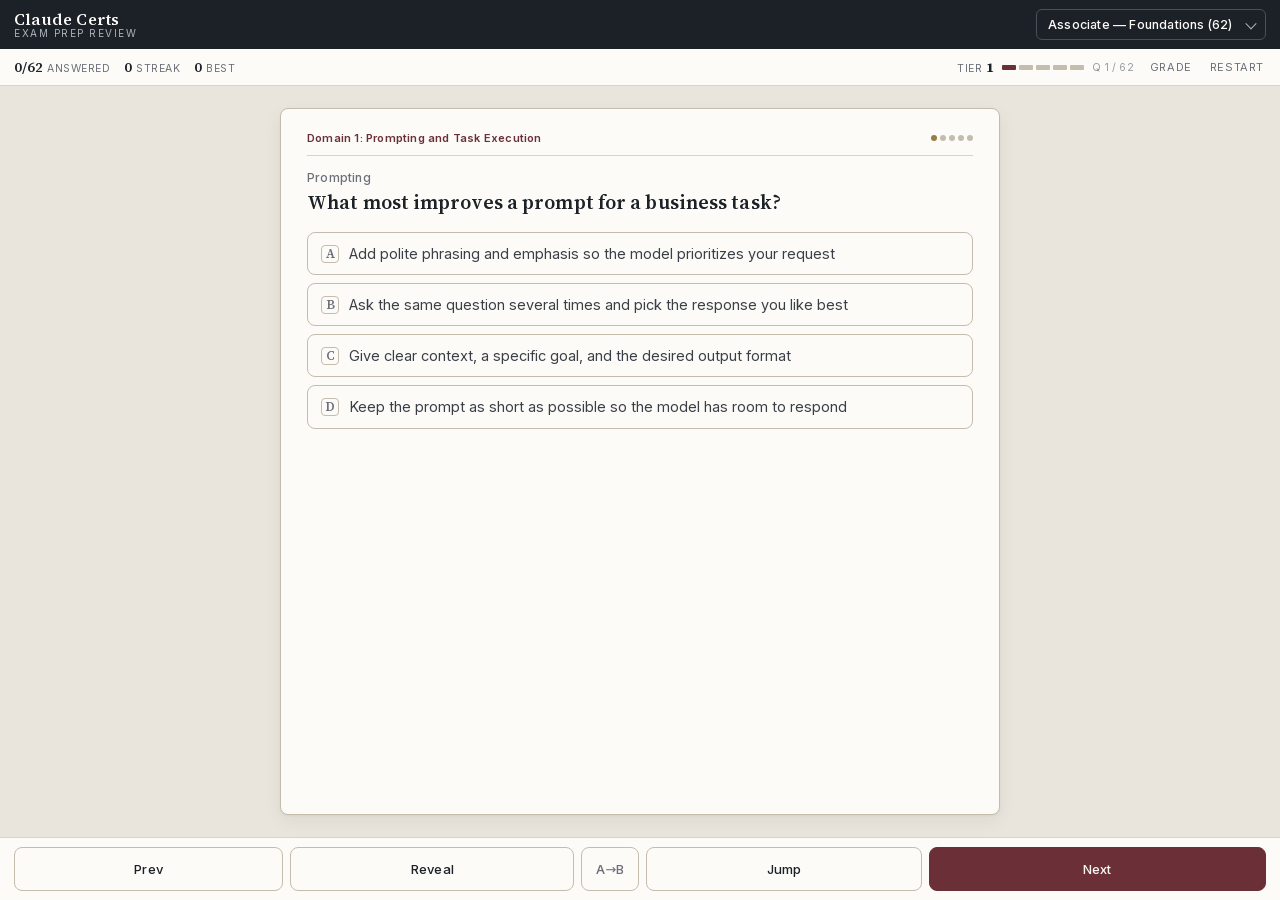
<file: claude_certs/index.html>
<!DOCTYPE html>
<html lang="en">
<head>
  <meta charset="UTF-8" />
  <meta name="viewport" content="width=device-width, initial-scale=1.0, viewport-fit=cover, maximum-scale=1.0, user-scalable=no" />
  <meta name="theme-color" content="#1c2027" />
  <meta name="description" content="Exam-prep multiple-choice review for the Claude certifications: Associate, Developer, and Architect." />
  <link rel="manifest" href="manifest.webmanifest" />
  <link rel="apple-touch-icon" href="icons/icon-192.png" />
  <link rel="apple-touch-icon" sizes="192x192" href="icons/icon-192.png" />
  <meta name="apple-mobile-web-app-capable" content="yes" />
  <meta name="mobile-web-app-capable" content="yes" />
  <meta name="apple-mobile-web-app-status-bar-style" content="black-translucent" />
  <meta name="apple-mobile-web-app-title" content="Claude Certs" />
  <link rel="stylesheet" href="fonts.css" />
  <link rel="stylesheet" href="styles.css" />
  <title>Claude Certifications — Exam Prep</title>
</head>
<body>
  <!-- HEADER -->
  <header class="topbar">
    <div class="brand">
      <span class="brand-name">Claude Certs</span>
      <span class="brand-sub">Exam Prep Review</span>
    </div>
    <label class="cat-select-wrap" aria-label="Category">
      <select id="catSelect" class="cat-select"></select>
    </label>
  </header>

  <!-- STATUS STRIP: progress + current tier (compact) -->
  <div class="statusbar">
    <div class="stats" id="stats">
      <span class="stat"><b id="statMastered">0/0</b><span>answered</span></span>
      <span class="stat"><b id="statStreak">0</b><span>streak</span></span>
      <span class="stat"><b id="statBest">0</b><span>best</span></span>
    </div>
    <div class="level" id="level" title="Current question difficulty tier">
      <span class="level-label">Tier <b id="levelNum">1</b></span>
      <span class="level-bar" id="levelBar" aria-hidden="true"></span>
      <span class="level-hint" id="levelHint">Q 1 / 50</span>
    </div>
    <button class="link-btn" id="resultsBtn" type="button">Grade</button>
    <button class="link-btn" id="resetBtn" type="button">Restart</button>
  </div>

  <!-- CARD STAGE (~80% of viewport) -->
  <main class="stage">
    <article class="card" id="card">
      <div class="card-meta">
        <span class="concept" id="cardConcept">&mdash;</span>
        <span class="card-diff" id="cardDiff" title="Card difficulty" aria-label="Card difficulty"></span>
      </div>
      <div class="card-topic-row">
        <span class="card-topic" id="cardTopic">&mdash;</span>
        <span class="mastery-badge" id="masteryBadge" hidden>MASTERY</span>
      </div>
      <h1 class="question" id="cardPrompt">&mdash;</h1>
      <ol class="options" id="options"></ol>
      <div class="interact" id="interact" hidden></div>
      <section class="answer" id="answerBlock" hidden>
        <div class="ans-line"><span class="ans-key">Prompt</span><span id="abA">&mdash;</span></div>
        <div class="ans-line"><span class="ans-key">Answer</span><span id="abB">&mdash;</span></div>
        <ul class="rubric" id="abRubric" hidden></ul>
        <p class="ans-note" id="abNotes">&mdash;</p>
        <div class="ans-tags" id="tagsRow"></div>
      </section>
    </article>
  </main>

  <!-- AUTO-ADVANCE BANNER (correct answers) -->
  <div class="autoadvance" id="autoAdvance" hidden>
    <span class="aa-text" id="autoAdvanceText">Correct — next question&hellip;</span>
    <span class="aa-bar" id="autoAdvanceBar"><i></i></span>
    <button class="aa-stay" id="stayBtn" type="button">Stay</button>
  </div>

  <!-- BOTTOM NAV -->
  <nav class="navbar">
    <button class="nav-btn" id="prevBtn" type="button" aria-label="Previous">Prev</button>
    <button class="nav-btn" id="revealBtn" type="button">Reveal</button>
    <button class="nav-btn" id="dirBtn" type="button" aria-label="Toggle direction">A&rarr;B</button>
    <button class="nav-btn" id="shuffleBtn" type="button" title="Jump to next unanswered">Jump</button>
    <button class="nav-btn primary" id="nextBtn" type="button">Next</button>
  </nav>

  <!-- CATEGORY RESULTS -->
  <div class="overlay" id="completeOverlay" hidden>
    <div class="overlay-card results-card">
      <h2 class="overlay-title" id="resultTitle">Results</h2>
      <div class="final-grade" id="finalGrade">
        <span class="fg-score" id="fgScore">&mdash;</span>
        <span class="fg-pct" id="fgPct">&mdash;</span>
        <span class="fg-label" id="fgLabel">correct</span>
      </div>
      <p class="overlay-text" id="resultOverall">&mdash;</p>
      <div class="results" id="resultRows"></div>
      <div class="prompt-box">
        <div class="prompt-head">
          <span>Prompt to generate questions for your weak areas</span>
          <button class="copy-btn" id="copyPromptBtn" type="button">Copy</button>
        </div>
        <textarea class="prompt-text" id="weakPrompt" readonly rows="6" spellcheck="false"></textarea>
      </div>
      <div class="overlay-actions">
        <button class="overlay-btn primary" id="restartCatBtn" type="button">Restart category</button>
        <button class="overlay-btn" id="closeOverlayBtn" type="button">Close</button>
      </div>
    </div>
  </div>

  <script src="app.js"></script>
</body>
</html>
</file>
<file: claude_certs/fonts.css>
/* Self-hosted fonts — bundled for full offline operation (no Google Fonts).
   Both are variable fonts, so one file covers the whole weight range. */
@font-face {
  font-family: 'Source Serif 4';
  font-style: normal;
  font-weight: 400 700;
  font-display: swap;
  src: url('fonts/source-serif-4.woff2') format('woff2');
}
@font-face {
  font-family: 'Inter';
  font-style: normal;
  font-weight: 400 600;
  font-display: swap;
  src: url('fonts/inter.woff2') format('woff2');
}
</file>
<file: claude_certs/styles.css>
/* ============================================================
   World History — Flashcard Review
   Restrained, scholarly aesthetic. Built for fast review.
   ============================================================ */
:root{
  --bg:#e9e5dc;          /* page */
  --surface:#fcfbf8;     /* card */
  --surface-2:#f4f1ea;   /* insets */
  --ink:#1c2027;         /* primary text */
  --ink-soft:#3a3f47;
  --muted:#6c7079;       /* secondary text */
  --faint:#9a9ca3;
  --line:#d8d3c7;        /* hairline borders */
  --line-strong:#c4bdae;
  --accent:#6b2f37;      /* muted oxblood — primary action */
  --accent-soft:#8a4049;
  --on-accent:#fbf8f4;
  --correct:#2f6a4c;
  --correct-bg:#e7efe9;
  --wrong:#8c3a3a;
  --wrong-bg:#f1e5e4;
  --gold:#9a7d43;        /* difficulty marks */
  --radius:8px;
  --serif:'Source Serif 4',Georgia,'Times New Roman',serif;
  --sans:'Inter',system-ui,-apple-system,sans-serif;
}
*{box-sizing:border-box;-webkit-tap-highlight-color:transparent;}
html,body{margin:0;padding:0;height:100%;}
body{
  font-family:var(--sans);
  background:var(--bg);
  color:var(--ink);
  display:flex;flex-direction:column;
  height:100dvh;overflow:hidden;
  padding:env(safe-area-inset-top) env(safe-area-inset-right) 0 env(safe-area-inset-left);
  -webkit-font-smoothing:antialiased;
  font-size:14px;
}

/* ---------- HEADER ---------- */
.topbar{
  flex:0 0 auto;display:flex;align-items:center;justify-content:space-between;
  gap:10px;padding:9px 14px;background:var(--ink);color:var(--surface);
}
.brand{display:flex;flex-direction:column;line-height:1.15;}
.brand-name{font-family:var(--serif);font-weight:600;font-size:16px;letter-spacing:.2px;}
.brand-sub{font-size:10px;letter-spacing:1.5px;text-transform:uppercase;color:#aeb2ba;}
.cat-select-wrap{position:relative;display:inline-flex;}
.cat-select{
  appearance:none;-webkit-appearance:none;
  font-family:var(--sans);font-size:12.5px;font-weight:500;color:var(--surface);
  background:transparent;border:1px solid #4a4f58;border-radius:6px;
  padding:7px 28px 7px 11px;cursor:pointer;letter-spacing:.2px;
}
.cat-select-wrap::after{
  content:"";position:absolute;right:11px;top:50%;width:7px;height:7px;
  border-right:1.5px solid #aeb2ba;border-bottom:1.5px solid #aeb2ba;
  transform:translateY(-65%) rotate(45deg);pointer-events:none;
}
.cat-select option{color:#1c2027;}

/* ---------- STATUS STRIP ---------- */
.statusbar{
  flex:0 0 auto;display:flex;align-items:center;gap:14px;
  padding:7px 14px;background:var(--surface);border-bottom:1px solid var(--line);
  overflow-x:auto;scrollbar-width:none;white-space:nowrap;
}
.statusbar::-webkit-scrollbar{display:none;}
.stats{display:flex;gap:14px;align-items:center;}
.stat{display:flex;align-items:baseline;gap:4px;font-size:10.5px;color:var(--muted);
  text-transform:uppercase;letter-spacing:.5px;}
.stat b{font-family:var(--serif);font-size:14px;font-weight:600;color:var(--ink);letter-spacing:0;}
.level{display:flex;align-items:center;gap:8px;margin-left:auto;}
.level-label{font-size:10.5px;text-transform:uppercase;letter-spacing:.5px;color:var(--muted);}
.level-label b{font-family:var(--serif);font-size:14px;color:var(--ink);}
.level-bar{display:inline-flex;gap:3px;}
.level-bar i{width:14px;height:5px;border-radius:1px;background:var(--line-strong);transition:background .25s;}
.level-bar i.on{background:var(--accent);}
.level-hint{font-size:10.5px;color:var(--faint);letter-spacing:.2px;}
.level.bump .level-label b{color:var(--accent);}
.link-btn{
  font-family:var(--sans);font-size:11px;color:var(--muted);background:none;border:none;
  cursor:pointer;text-transform:uppercase;letter-spacing:.6px;padding:4px 2px;
}
.link-btn:hover{color:var(--accent);}

/* ---------- STAGE / CARD (~80%) ---------- */
.stage{
  flex:1 1 auto;min-height:0;display:flex;
  padding:16px 14px;overflow:hidden;
}
.card{
  flex:1 1 auto;display:flex;flex-direction:column;min-height:0;
  background:var(--surface);border:1px solid var(--line-strong);border-radius:var(--radius);
  box-shadow:0 1px 2px rgba(28,32,39,.05),0 6px 18px rgba(28,32,39,.06);
  padding:16px 18px;max-width:720px;width:100%;margin:0 auto;
}
.card-meta{
  display:flex;align-items:center;justify-content:space-between;gap:10px;
  padding-bottom:10px;margin-bottom:12px;border-bottom:1px solid var(--line);
}
.concept{
  font-size:10.5px;font-weight:600;letter-spacing:1.2px;text-transform:uppercase;
  color:var(--accent);
}
.card-diff{display:inline-flex;gap:3px;align-items:center;flex:0 0 auto;}
.card-diff i{width:6px;height:6px;border-radius:50%;background:var(--line-strong);}
.card-diff i.on{background:var(--gold);}
.question{
  font-family:var(--serif);font-weight:600;font-size:19px;line-height:1.34;
  margin:2px 0 16px;color:var(--ink);letter-spacing:.1px;
}
.options{
  list-style:none;margin:0;padding:0;display:flex;flex-direction:column;gap:8px;
}
.opt{
  display:flex;align-items:flex-start;gap:10px;width:100%;text-align:left;
  font-family:var(--sans);font-size:14px;line-height:1.32;color:var(--ink-soft);
  background:var(--surface);border:1px solid var(--line-strong);border-radius:var(--radius);
  padding:11px 13px;cursor:pointer;transition:border-color .12s,background .12s;
}
.opt:hover{border-color:var(--muted);}
.opt .opt-key{
  flex:0 0 auto;font-family:var(--serif);font-weight:600;font-size:12.5px;color:var(--muted);
  width:18px;height:18px;display:flex;align-items:center;justify-content:center;
  border:1px solid var(--line-strong);border-radius:4px;margin-top:1px;
}
.opt[disabled]{cursor:default;}
/* Correct answer: bold green highlight + a "CORRECT" badge, so a miss
   never looks like an accident. */
.opt.correct{
  background:var(--correct-bg);border:2px solid var(--correct);color:var(--ink);
  font-weight:600;padding:10px 12px;
}
.opt.correct .opt-key{border-color:var(--correct);color:#fff;background:var(--correct);}
.opt.correct::after{
  content:'✓ CORRECT';margin-left:auto;flex:0 0 auto;align-self:center;
  font-family:var(--sans);font-size:10px;font-weight:700;letter-spacing:.6px;
  color:#fff;background:var(--correct);border-radius:5px;padding:3px 7px;
}
/* Your wrong pick: red highlight + a "YOUR ANSWER" badge. */
.opt.wrong{
  background:var(--wrong-bg);border:2px solid var(--wrong);color:var(--ink);padding:10px 12px;
}
.opt.wrong .opt-key{border-color:var(--wrong);color:#fff;background:var(--wrong);}
.opt.wrong::after{
  content:'✗ YOUR ANSWER';margin-left:auto;flex:0 0 auto;align-self:center;
  font-family:var(--sans);font-size:10px;font-weight:700;letter-spacing:.6px;
  color:#fff;background:var(--wrong);border-radius:5px;padding:3px 7px;
}
.opt.dim{opacity:.5;}

/* ---------- ANSWER PANEL ---------- */
.answer{
  margin-top:14px;padding-top:14px;border-top:1px solid var(--line);
  overflow-y:auto;min-height:0;
}
.ans-line{display:flex;gap:10px;font-size:13.5px;line-height:1.4;margin-bottom:7px;color:var(--ink-soft);}
.ans-key{
  flex:0 0 64px;font-size:10px;text-transform:uppercase;letter-spacing:.8px;color:var(--faint);
  padding-top:2px;
}
.ans-line span:last-child{font-family:var(--serif);}
.ans-note{
  font-size:13px;line-height:1.5;color:var(--muted);margin:10px 0 0;
  padding-top:10px;border-top:1px dotted var(--line);font-style:normal;
}
.ans-tags{display:flex;flex-wrap:wrap;gap:6px;margin-top:12px;}
.tag{
  font-size:10.5px;letter-spacing:.3px;color:var(--muted);background:var(--surface-2);
  border:1px solid var(--line);border-radius:999px;padding:2px 9px;
}

/* ---------- BOTTOM NAV ---------- */
.navbar{
  flex:0 0 auto;display:flex;gap:7px;
  padding:9px 14px calc(9px + env(safe-area-inset-bottom));
  background:var(--surface);border-top:1px solid var(--line);
}
.nav-btn{
  flex:1 1 auto;min-height:44px;font-family:var(--sans);font-size:13px;font-weight:500;
  color:var(--ink);background:var(--surface);border:1px solid var(--line-strong);
  border-radius:var(--radius);cursor:pointer;letter-spacing:.2px;
  transition:background .12s,border-color .12s;padding:0 6px;
}
.nav-btn:hover{background:var(--surface-2);}
.nav-btn:active{background:#ece8df;}
.nav-btn#dirBtn{flex:0 0 auto;min-width:58px;color:var(--muted);}
.nav-btn.primary{background:var(--accent);border-color:var(--accent);color:var(--on-accent);flex:1.3 1 auto;}
.nav-btn.primary:hover{background:var(--accent-soft);}

/* ---------- OVERLAY ---------- */
.overlay{
  position:fixed;inset:0;z-index:50;display:flex;align-items:center;justify-content:center;
  background:rgba(28,32,39,.55);backdrop-filter:blur(2px);padding:24px;
}
.overlay[hidden]{display:none;}
.overlay-card{
  background:var(--surface);border:1px solid var(--line-strong);border-radius:10px;
  box-shadow:0 16px 48px rgba(28,32,39,.28);padding:26px 24px;max-width:380px;text-align:center;
}
.overlay-title{
  font-family:var(--serif);font-weight:700;font-size:22px;margin:0 0 8px;color:var(--ink);
}
/* Big final grade — the only place the score is revealed. */
.final-grade{
  display:flex;flex-direction:column;align-items:center;gap:2px;
  margin:4px 0 16px;padding:16px 12px;border-radius:12px;
  border:2px solid var(--line-strong);background:var(--surface-2);
}
.final-grade.pass{border-color:var(--correct);background:var(--correct-bg);}
.final-grade.mid{border-color:#b8862f;background:#f5ecda;}
.final-grade.fail{border-color:var(--wrong);background:var(--wrong-bg);}
.fg-score{font-family:var(--serif);font-weight:700;font-size:38px;line-height:1;color:var(--ink);}
.fg-pct{font-family:var(--serif);font-weight:600;font-size:17px;color:var(--muted);margin-top:3px;}
.final-grade.pass .fg-pct{color:var(--correct);}
.final-grade.mid .fg-pct{color:#8a6316;}
.final-grade.fail .fg-pct{color:var(--wrong);}
.fg-label{font-family:var(--sans);font-size:10.5px;letter-spacing:1px;text-transform:uppercase;color:var(--muted);margin-top:4px;}
.overlay-text{font-size:13.5px;line-height:1.5;color:var(--muted);margin:0 0 20px;}
.overlay-actions{display:flex;gap:9px;justify-content:center;}
.overlay-btn{
  font-family:var(--sans);font-size:13px;font-weight:500;padding:10px 16px;cursor:pointer;
  border:1px solid var(--line-strong);border-radius:var(--radius);background:var(--surface);color:var(--ink);
}
.overlay-btn:hover{background:var(--surface-2);}
.overlay-btn.primary{background:var(--accent);border-color:var(--accent);color:var(--on-accent);}
.overlay-btn.primary:hover{background:var(--accent-soft);}

/* ---------- larger screens ---------- */
@media(min-width:640px){
  body{font-size:15px;}
  .question{font-size:21px;}
  .opt{font-size:14.5px;}
  .stage{padding:22px 18px;}
  .card{padding:22px 26px;}
}
@media(min-height:780px){
  .question{font-size:20px;}
}

/* ============================================================
   Certs-specific: section label, topic, results, weak-area prompt
   ============================================================ */
/* the concept slot now carries the exam-domain (section) label */
.concept{
  text-transform:none;letter-spacing:.2px;font-size:11px;font-weight:600;
  line-height:1.3;white-space:normal;
}
.card-topic{
  font-size:12px;font-weight:500;color:var(--muted);letter-spacing:.2px;
  margin:2px 0 2px;
}
.level{cursor:default;}

/* results overlay */
.results-card{max-width:440px;width:100%;max-height:88dvh;overflow-y:auto;text-align:left;}
.results-card .overlay-title{text-align:left;font-size:19px;}
.results-card .overlay-text{text-align:left;margin-bottom:14px;}
.results{display:flex;flex-direction:column;gap:9px;margin-bottom:16px;}
.res-row{display:grid;grid-template-columns:1fr auto;grid-template-areas:"dom score" "bar bar";gap:4px 10px;align-items:center;}
.res-dom{grid-area:dom;font-size:12px;font-weight:500;color:var(--ink);line-height:1.25;}
.res-score{grid-area:score;font-family:var(--serif);font-size:12.5px;font-weight:600;color:var(--muted);white-space:nowrap;}
.res-bar{grid-area:bar;height:6px;border-radius:3px;background:var(--surface-2);border:1px solid var(--line);overflow:hidden;}
.res-bar i{display:block;height:100%;background:var(--correct);}
.res-row.weak .res-bar i{background:var(--wrong);}
.res-row.weak .res-score{color:var(--wrong);}

/* ---------- mastery items ---------- */
.card-topic-row{display:flex;align-items:center;gap:8px;margin:2px 0;}
.card-topic{margin:0;}
.mastery-badge{
  font-size:9px;font-weight:700;letter-spacing:1px;color:var(--on-accent);
  background:var(--accent);border-radius:4px;padding:2px 7px;white-space:nowrap;
}
.mastery-badge[hidden]{display:none;}
.interact{display:flex;flex-direction:column;gap:10px;}
.interact[hidden]{display:none;}
.interact-hint{font-size:11.5px;color:var(--faint);letter-spacing:.2px;}
.interact-controls{display:flex;gap:8px;justify-content:flex-end;}
.check-btn{
  font-family:var(--sans);font-size:13px;font-weight:600;padding:10px 18px;cursor:pointer;
  background:var(--accent);border:1px solid var(--accent);border-radius:var(--radius);color:var(--on-accent);
}
.check-btn:hover{background:var(--accent-soft);}
.check-btn:disabled{opacity:.45;cursor:default;}
.check-btn.ghost{background:var(--surface);color:var(--ink);border-color:var(--line-strong);}
.check-btn.good-btn{background:var(--correct);border-color:var(--correct);}
.check-btn.bad-btn{background:var(--wrong);border-color:var(--wrong);}
.answered-note{font-size:13px;font-weight:600;padding:9px 12px;border-radius:var(--radius);}
.answered-note.good{color:var(--correct);background:var(--correct-bg);}
.answered-note.bad{color:var(--wrong);background:var(--wrong-bg);}

/* cloze */
.cloze-row{display:flex;gap:8px;}
.cloze-input{
  flex:1 1 auto;font-family:var(--sans);font-size:15px;padding:10px 12px;
  border:1px solid var(--line-strong);border-radius:var(--radius);background:var(--surface);
  color:var(--ink);outline:none;min-width:0;
}
.cloze-input:focus{border-color:var(--accent);}
.cloze-input.good{border-color:var(--correct);background:var(--correct-bg);}
.cloze-input.bad{border-color:var(--wrong);background:var(--wrong-bg);}

/* order */
.order-pool{display:flex;flex-direction:column;gap:7px;}
.order-item{
  font-family:var(--sans);font-size:13.5px;text-align:left;line-height:1.3;
  background:var(--surface);border:1px solid var(--line-strong);border-radius:var(--radius);
  padding:10px 12px;cursor:pointer;color:var(--ink-soft);
}
.order-item:hover{border-color:var(--muted);}
.order-item:disabled{opacity:.4;cursor:default;}
.order-picked{
  margin:0;padding:8px 10px 8px 30px;border:1px dashed var(--line-strong);border-radius:var(--radius);
  min-height:38px;display:flex;flex-direction:column;gap:5px;font-size:13px;color:var(--ink);
}
.order-picked.good{border-color:var(--correct);background:var(--correct-bg);}
.order-picked.bad{border-color:var(--wrong);background:var(--wrong-bg);}

/* match */
.match-grid{display:grid;grid-template-columns:1fr 1fr;gap:8px;}
.match-col{display:flex;flex-direction:column;gap:7px;min-width:0;}
.match-item{
  font-family:var(--sans);font-size:12.5px;text-align:left;line-height:1.3;
  background:var(--surface);border:1px solid var(--line-strong);border-radius:var(--radius);
  padding:9px 10px;cursor:pointer;color:var(--ink-soft);word-wrap:break-word;
}
.match-item:hover{border-color:var(--muted);}
.match-item.sel{border-color:var(--accent);background:#f6ecec;}
.match-item.paired{border-color:var(--gold);opacity:.75;}
.match-item.locked{cursor:default;}
.match-grid.good .match-item{border-color:var(--correct);background:var(--correct-bg);opacity:1;}
.match-grid.bad .match-item.paired{border-color:var(--wrong);background:var(--wrong-bg);}

/* rubric */
.rubric{margin:4px 0 8px;padding-left:20px;font-size:13px;line-height:1.5;color:var(--ink-soft);}
.rubric li{margin-bottom:3px;}
.rubric[hidden]{display:none;}

/* auto-advance banner (correct answers) */
.autoadvance{
  flex:0 0 auto;display:flex;align-items:center;gap:12px;
  padding:9px 14px;background:var(--correct-bg);border-top:1px solid var(--correct);
}
.autoadvance[hidden]{display:none;}
.aa-text{font-size:12.5px;font-weight:600;color:var(--correct);white-space:nowrap;}
.aa-bar{flex:1 1 auto;height:5px;border-radius:3px;background:rgba(47,106,76,.18);overflow:hidden;}
.aa-bar i{display:block;height:100%;width:100%;background:var(--correct);}
.aa-stay{
  flex:0 0 auto;font-family:var(--sans);font-size:11.5px;font-weight:600;color:var(--correct);
  background:transparent;border:1px solid var(--correct);border-radius:6px;padding:5px 12px;cursor:pointer;
}
.aa-stay:hover{background:rgba(47,106,76,.10);}

/* weak-area prompt box */
.prompt-box{border:1px solid var(--line-strong);border-radius:var(--radius);overflow:hidden;margin-bottom:16px;}
.prompt-head{
  display:flex;align-items:center;justify-content:space-between;gap:8px;
  background:var(--surface-2);padding:7px 10px;font-size:11px;font-weight:600;color:var(--muted);
  border-bottom:1px solid var(--line);
}
.copy-btn{
  font-family:var(--sans);font-size:11px;font-weight:600;color:var(--on-accent);background:var(--accent);
  border:none;border-radius:6px;padding:4px 12px;cursor:pointer;letter-spacing:.3px;
}
.copy-btn:hover{background:var(--accent-soft);}
.prompt-text{
  width:100%;border:none;resize:vertical;padding:10px;font-family:var(--sans);font-size:11.5px;
  line-height:1.45;color:var(--ink-soft);background:var(--surface);outline:none;display:block;
}
</file>
